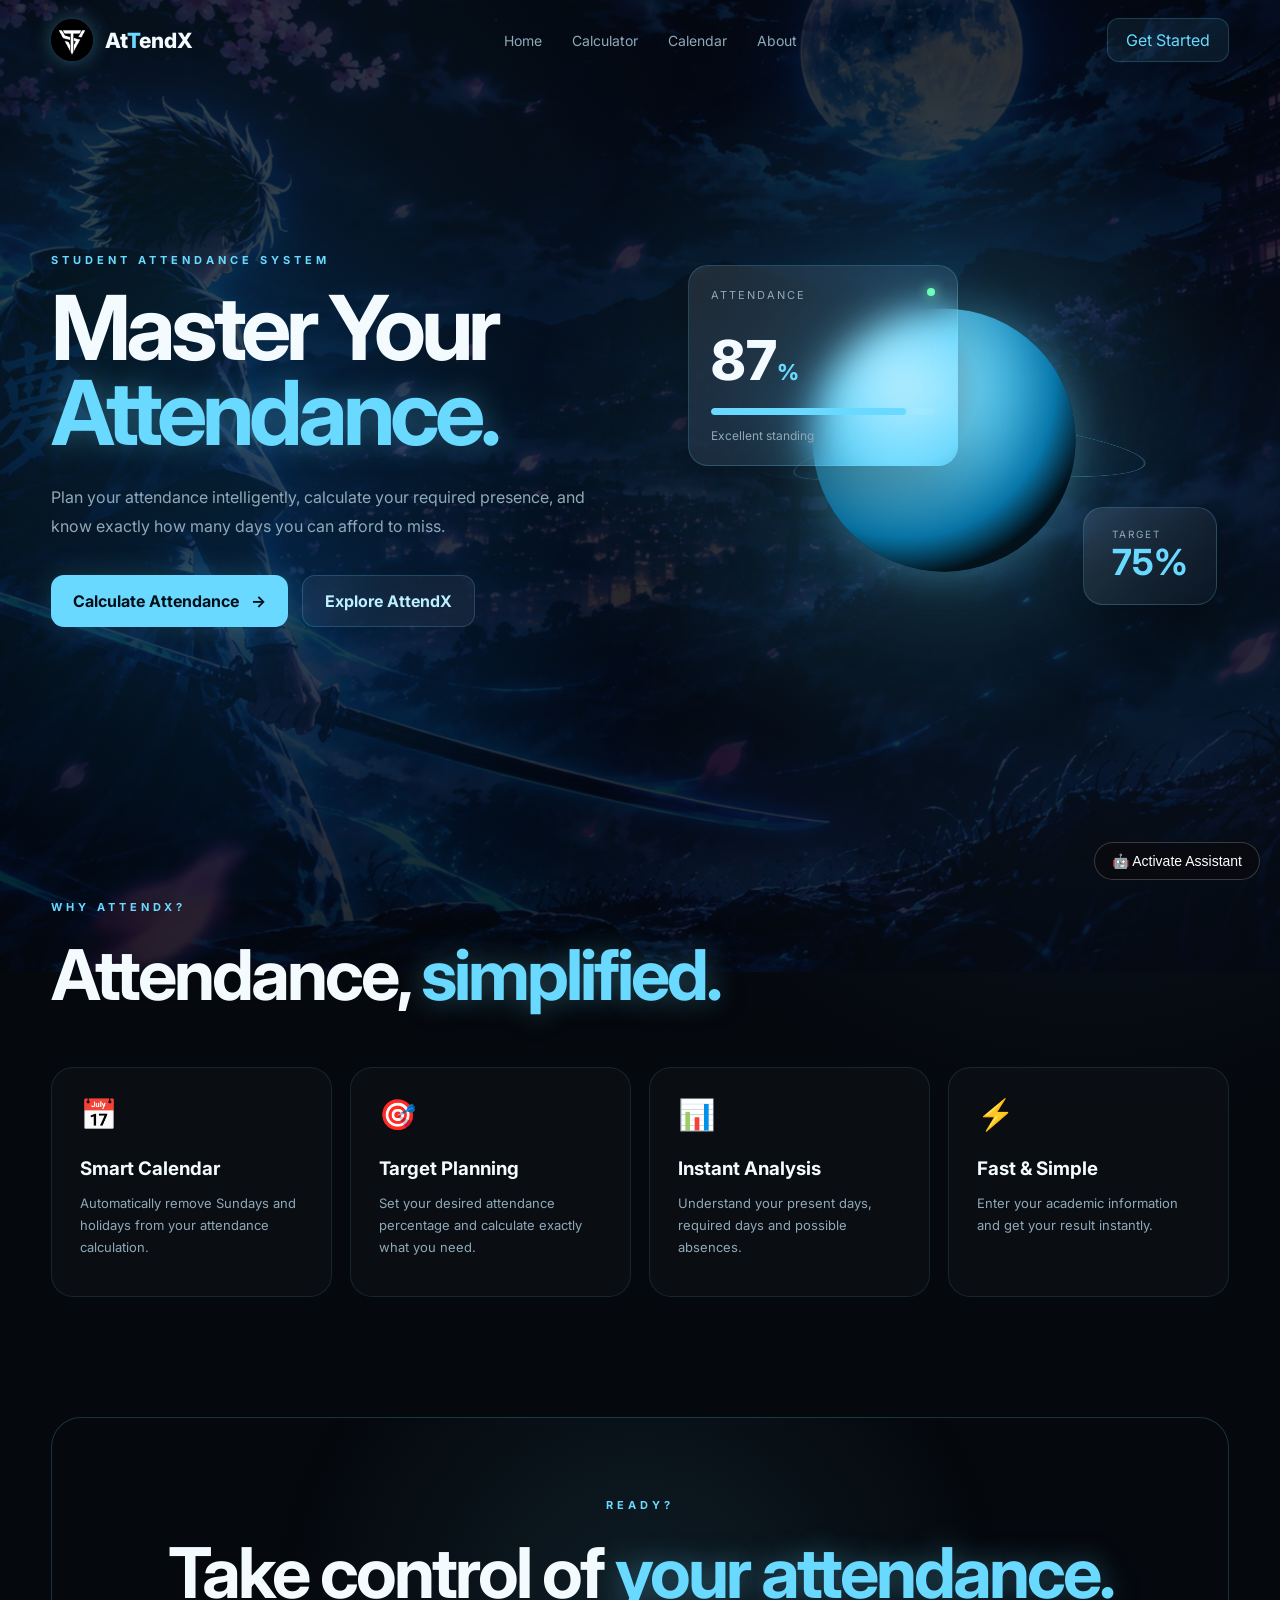
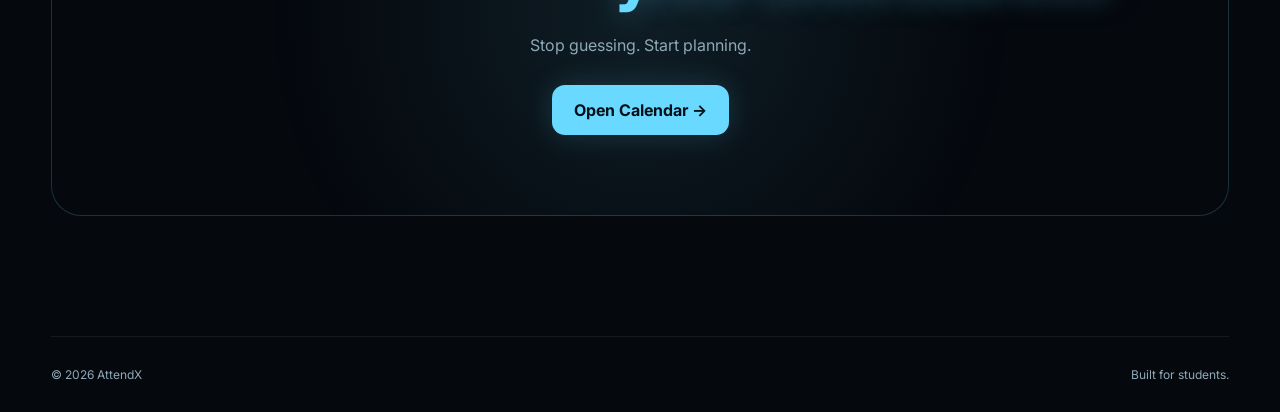
<file: index.html>
<!DOCTYPE html>
<html lang="en">
<head>
    <meta charset="UTF-8">
    <meta name="viewport" content="width=device-width, initial-scale=1.0">

    <title>AttendX | Master Your Attendance</title>

    <link rel="icon" type="image/png" href="assets/logo.png">
    <link rel="stylesheet" href="css/style.css">

    <meta name="description"
          content="AttendX - Smart attendance planning for students.">
</head>

<body class="home-page">

    <div id="particles"></div>

    <header class="navbar">

        <a href="index.html" class="brand">

<img src="assets/logo.png">

<span>
At<span>T</span>endX
</span>

</a>



        <nav>
            <a href="index.html">Home</a>
            <a href="calculator.html">Calculator</a>
            <a href="calendar.html">Calendar</a>
            <a href="about.html">About</a>
        </nav>

        <a href="login.html" class="nav-button">
            Get Started
        </a>

    </header>


    <main>

        <section class="hero">

            <div class="hero-content">

                <p class="eyebrow">
                    STUDENT ATTENDANCE SYSTEM
                </p>

                <h1>
                    Master Your
                    <span>Attendance.</span>
                </h1>

                <p class="hero-text">
                    Plan your attendance intelligently, calculate
                    your required presence, and know exactly how
                    many days you can afford to miss.
                </p>

                <div class="hero-buttons">

                    <a href="calculator.html" class="primary-btn">
                        Calculate Attendance
                        <span>→</span>
                    </a>

                    <a href="about.html" class="secondary-btn">
                        Explore AttendX
                    </a>

                </div>

            </div>


            <div class="hero-visual">

                <div class="energy-ring ring-one"></div>
                <div class="energy-ring ring-two"></div>

                <div class="floating-card attendance-card">

                    <div class="card-top">
                        <span>ATTENDANCE</span>
                        <span class="status-dot"></span>
                    </div>

                    <div class="percentage">
                        87<span>%</span>
                    </div>

                    <div class="progress">
                        <div style="width:87%"></div>
                    </div>

                    <p>Excellent standing</p>

                </div>

                <div class="floating-card target-card">

                    <span>TARGET</span>
                    <strong>75%</strong>

                </div>

                <div class="orb"></div>

            </div>

        </section>


        <section class="features">

            <div class="section-heading">

                <p class="eyebrow">WHY ATTENDX?</p>

                <h2>
                    Attendance,
                    <span>simplified.</span>
                </h2>

            </div>


            <div class="feature-grid">

                <div class="feature-card">

                    <div class="feature-icon">📅</div>

                    <h3>Smart Calendar</h3>

                    <p>
                        Automatically remove Sundays and
                        holidays from your attendance calculation.
                    </p>

                </div>


                <div class="feature-card">

                    <div class="feature-icon">🎯</div>

                    <h3>Target Planning</h3>

                    <p>
                        Set your desired attendance percentage
                        and calculate exactly what you need.
                    </p>

                </div>


                <div class="feature-card">

                    <div class="feature-icon">📊</div>

                    <h3>Instant Analysis</h3>

                    <p>
                        Understand your present days,
                        required days and possible absences.
                    </p>

                </div>


                <div class="feature-card">

                    <div class="feature-icon">⚡</div>

                    <h3>Fast & Simple</h3>

                    <p>
                        Enter your academic information and
                        get your result instantly.
                    </p>

                </div>

            </div>

        </section>


        <section class="cta-section">

            <div>

                <p class="eyebrow">READY?</p>

                <h2>
                    Take control of
                    <span>your attendance.</span>
                </h2>

                <p>
                    Stop guessing. Start planning.
                </p>

                <a href="calendar.html" class="primary-btn">
                    Open Calendar →
                </a>

            </div>

        </section>

    </main>


    <footer>

        <div>
            © 2026 AttendX
        </div>

        <div>
            Built for students.
        </div>

    </footer>


    <script src="js/app.js"></script>

<!-- Attendx AI Welcome Voice -->
<audio id="jarvisWelcome" preload="auto">
    <source src="assets/jarvis-welcome.mp3" type="audio/mpeg">
</audio>

<!-- Activate Assistant Button -->
<button id="assistantButton">
    🤖 Activate Assistant
</button>

<style>
    #assistantButton {
        position: fixed;
        bottom: 20px;
        right: 20px;
        z-index: 9999;

        padding: 10px 17px;
        border: 1px solid rgba(255,255,255,0.2);
        border-radius: 25px;

        background: rgba(10,10,15,0.75);
        color: white;

        font-size: 14px;
        cursor: pointer;

        backdrop-filter: blur(10px);

        transition: 0.2s ease;
    }

    #assistantButton:hover {
        transform: scale(1.04);
        background: rgba(30,30,40,0.9);
    }

    /* Hidden after successful playback */
    #assistantButton.hidden {
        display: none;
    }
</style>

<script>
    const welcomeVoice = document.getElementById("jarvisWelcome");
    const assistantButton = document.getElementById("assistantButton");

    // Keep the voice comfortable, not too loud
    welcomeVoice.volume = 0.65;

    // Try to automatically play when Attendx opens
    window.addEventListener("load", () => {

        welcomeVoice.play()
            .then(() => {
                // Autoplay worked
                assistantButton.classList.add("hidden");
            })
            .catch(() => {
                // Browser blocked autoplay
                assistantButton.textContent = "🤖 Activate Assistant";
            });

    });

    // Play when the visitor clicks the button
    assistantButton.addEventListener("click", () => {

        welcomeVoice.currentTime = 0;

        welcomeVoice.play()
            .then(() => {
                assistantButton.classList.add("hidden");
            })
            .catch(() => {
                assistantButton.textContent = "🔊 Try Again";
            });

    });

    // Show button again if the audio fails
    welcomeVoice.addEventListener("error", () => {
        assistantButton.textContent = "⚠️ Voice unavailable";
    });
</script>
<audio id="jarvisWelcome" autoplay preload="auto">
    <source src="./assets/jarvis-welcome.mp3" type="audio/mpeg">
</audio>

<script>
    window.addEventListener("load", () => {
        const voice = document.getElementById("jarvisWelcome");

        voice.volume = 0.65;

        voice.play().catch(error => {
            console.log("Autoplay blocked by browser:", error);
        });
    });
</script>
    
</body>
</html>
</file>
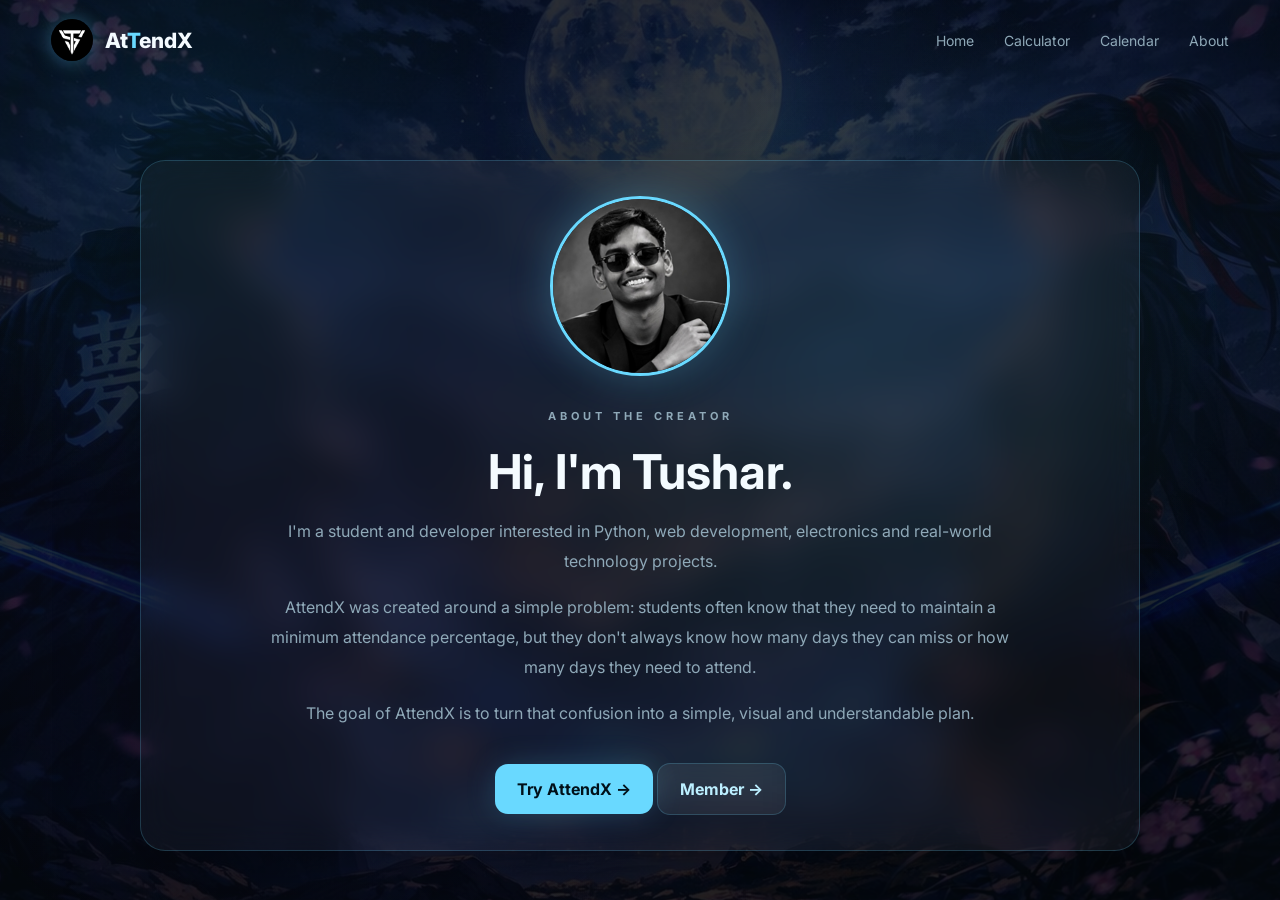
<file: about.html>
<!DOCTYPE html>
<html lang="en">

<head>

<meta charset="UTF-8">

<meta name="viewport"
content="width=device-width, initial-scale=1.0">

<title>About Me | AttendX</title>

<link rel="icon"
href="assets/logo.png">

<link rel="stylesheet"
href="css/style.css">

</head>


<body class="about-page">

<div id="particles"></div>


<header class="navbar">

<a href="index.html" class="brand">

<img src="assets/logo.png">

<span>
At<span>T</span>endX
</span>

</a>


<nav>

<a href="index.html">Home</a>

<a href="calculator.html">Calculator</a>

<a href="calendar.html">Calendar</a>

<a href="about.html">About</a>

</nav>

</header>


<main class="page">

<div class="panel">

<div class="about-content">

<img
class="about-photo"
src="assets/profile.jpg"
alt="My Photo">


<p class="eyebrow">
ABOUT THE CREATOR
</p>


<h1>
Hi, I'm <span>Tushar</span>.
</h1>


<p>
I'm a student and developer interested in
Python, web development, electronics and
real-world technology projects.
</p>


<p>
AttendX was created around a simple problem:
students often know that they need to maintain
a minimum attendance percentage, but they don't
always know how many days they can miss or how
many days they need to attend.
</p>


<p>
The goal of AttendX is to turn that confusion
into a simple, visual and understandable plan.
</p>


<br>

<div class="about-buttons">

    <a
    href="calculator.html"
    class="primary-btn">

        Try AttendX →

    </a>


    <a
    href="member.html"
    class="secondary-btn member-btn">

        Member →

    </a>

</div>

</div>

</div>

</main>


<script src="js/app.js"></script>

</body>

</html>
</file>
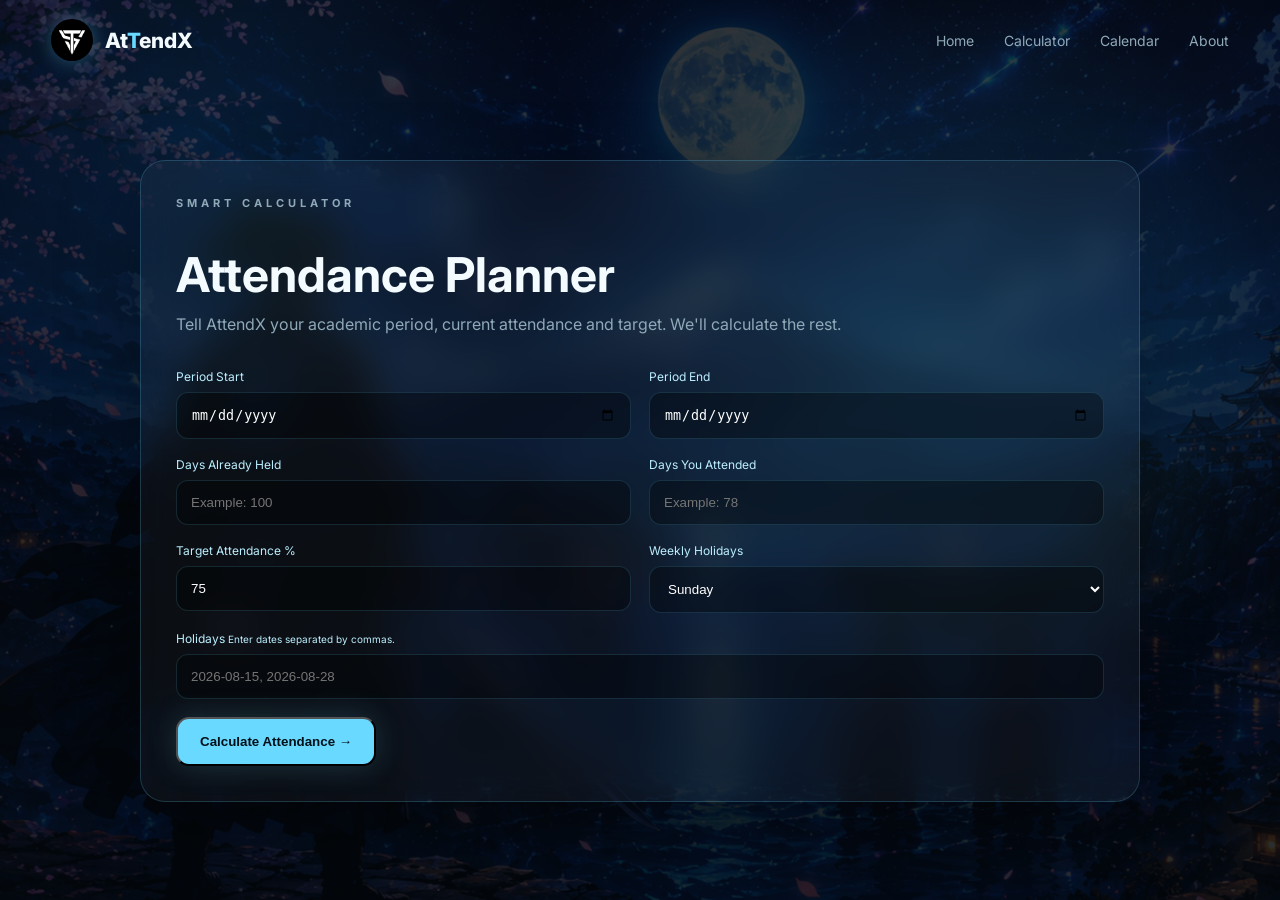
<file: calculator.html>
<!DOCTYPE html>
<html lang="en">

<head>

    <meta charset="UTF-8">

    <meta name="viewport"
          content="width=device-width, initial-scale=1.0">

    <title>Attendance Calculator | AttendX</title>

    <link rel="icon"
          href="assets/logo.png">

    <link rel="stylesheet"
          href="css/style.css">

</head>


<body class="calculator-page">

<div id="particles"></div>


<header class="navbar">

    <a href="index.html" class="brand">

        <img src="assets/logo.png">

        <span>
            At<span>T</span>endX
        </span>

    </a>


    <nav>

        <a href="index.html">Home</a>

        <a href="calculator.html">Calculator</a>

        <a href="calendar.html">Calendar</a>

        <a href="about.html">About</a>

    </nav>

</header>


<main class="page">

    <div class="panel">

        <p class="eyebrow">
            SMART CALCULATOR
        </p>

        <h1>
            Attendance Planner
        </h1>

        <p>
            Tell AttendX your academic period,
            current attendance and target.
            We'll calculate the rest.
        </p>


        <div class="form-grid">


            <div class="input-group">

                <label>Period Start</label>

                <input
                    type="date"
                    id="startDate">

            </div>


            <div class="input-group">

                <label>Period End</label>

                <input
                    type="date"
                    id="endDate">

            </div>


            <div class="input-group">

                <label>Days Already Held</label>

                <input
                    type="number"
                    id="heldDays"
                    min="0"
                    placeholder="Example: 100">

            </div>


            <div class="input-group">

                <label>Days You Attended</label>

                <input
                    type="number"
                    id="presentDays"
                    min="0"
                    placeholder="Example: 78">

            </div>


            <div class="input-group">

                <label>Target Attendance %</label>

                <input
                    type="number"
                    id="target"
                    min="1"
                    max="100"
                    value="75">

            </div>


            <div class="input-group">

                <label>Weekly Holidays</label>

                <select id="weeklyHoliday">

                    <option value="0">
                        Sunday
                    </option>

                    <option value="6">
                        Saturday + Sunday
                    </option>

                    <option value="none">
                        None
                    </option>

                </select>

            </div>


            <div class="input-group full">

                <label>
                    Holidays
                    <small>
                        Enter dates separated by commas.
                    </small>
                </label>

                <input
                    type="text"
                    id="holidays"
                    placeholder="2026-08-15, 2026-08-28">

            </div>


            <div class="full">

                <button
                    class="primary-btn"
                    onclick="calculateAttendance()">

                    Calculate Attendance →

                </button>

            </div>

        </div>


        <div
            id="results"
            style="display:none;">

            <div class="result-grid">

                <div class="result">

                    <small>Working Days</small>

                    <strong id="workingDays">0</strong>

                </div>


                <div class="result">

                    <small>Required Present</small>

                    <strong id="requiredPresent">0</strong>

                </div>


                <div class="result">

                    <small>Maximum Absence</small>

                    <strong id="maxAbsent">0</strong>

                </div>


                <div class="result">

                    <small>Projected %</small>

                    <strong id="projected">0%</strong>

                </div>

            </div>


            <div
                class="message"
                id="message">
            </div>

        </div>

    </div>

</main>


<script src="js/app.js"></script>

<script src="js/calculator.js"></script>

</body>

</html>
</file>
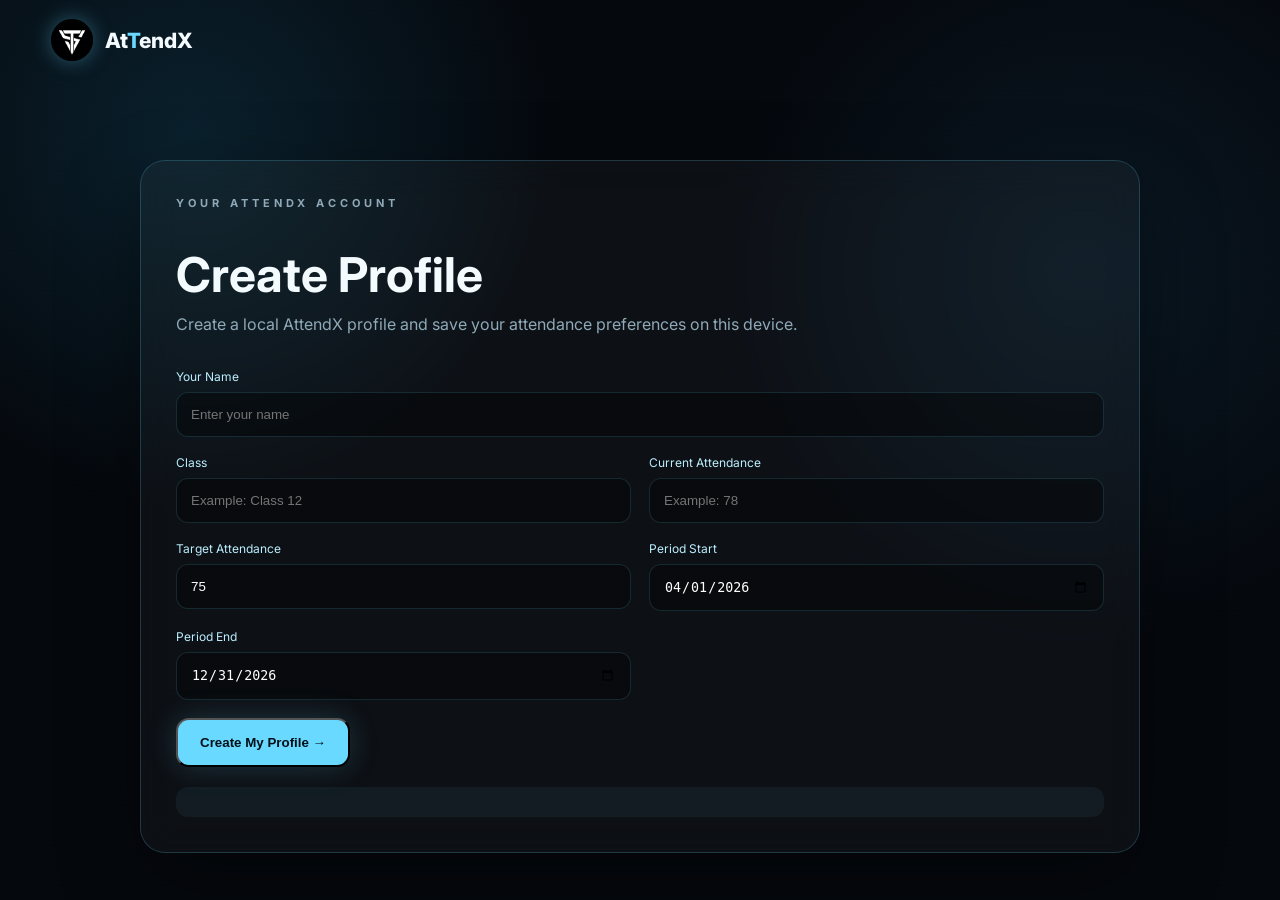
<file: calendar.html>
<!DOCTYPE html>
<html lang="en">

<head>
    <meta charset="UTF-8">

    <meta
        name="viewport"
        content="width=device-width, initial-scale=1.0"
    >

    <title>Calendar | AttendX</title>

    <link
        rel="icon"
        type="image/png"
        href="assets/logo.png"
    >

    <link
        rel="stylesheet"
        href="css/style.css"
    >
</head>


<body class="calendar-page">

    <!-- PARTICLES -->
    <div id="particles"></div>


    <!-- =====================================================
         NAVBAR
         ===================================================== -->

    <header class="navbar">

        <a
            href="index.html"
            class="brand"
        >

            <img
                src="assets/logo.png"
                alt="AttendX"
            >

            <span>
                At<span>T</span>endX
            </span>

        </a>


        <nav>

            <a href="index.html">
                Home
            </a>

            <a href="calculator.html">
                Calculator
            </a>

            <a
                href="calendar.html"
                class="active"
            >
                Calendar
            </a>

            <a href="about.html">
                About
            </a>

        </nav>

    </header>


    <!-- =====================================================
         MAIN CALENDAR
         ===================================================== -->

    <main class="calendar-container">


        <!-- =================================================
             PROFILE HEADER
             ================================================= -->

        <section class="calendar-profile">

            <button
                class="profile-avatar-button"
                id="editProfileButton"
                type="button"
                title="Edit Profile"
            >

                <img
                    id="calendarAvatar"
                    src="assets/avatars/avatar1.png"
                    alt="Profile"
                >

            </button>


            <div class="calendar-profile-info">

                <p class="eyebrow">
                    ATTENDX STUDENT
                </p>

                <h1 id="calendarName">
                    Student
                </h1>

                <p id="calendarClass">
                    Class
                </p>

            </div>


            <div class="calendar-target">

                <span>
                    TARGET
                </span>

                <strong id="calendarTarget">
                    75%
                </strong>

            </div>

        </section>



        <!-- =================================================
             ACADEMIC PERIOD
             ================================================= -->

        <section class="calendar-period">

            <div>

                <span>
                    ACADEMIC PERIOD
                </span>

                <strong id="calendarPeriod">
                    01/04/2026 — 31/12/2026
                </strong>

            </div>


            <button
                id="editPeriodButton"
                class="calendar-edit-btn"
                type="button"
            >
                Edit Profile
            </button>

        </section>



        <!-- =================================================
             MONTHS
             ================================================= -->

        <section
            id="monthsContainer"
            class="months-container"
        ></section>



        <!-- =================================================
             ATTENDANCE SUMMARY
             ================================================= -->

        <section class="attendance-summary">

            <div class="summary-title">

                <p class="eyebrow">
                    ATTENDANCE SUMMARY
                </p>

                <h2>
                    Your <span>Progress</span>
                </h2>

            </div>


            <div class="summary-grid">


                <!-- PRESENT -->

                <div class="summary-card">

                    <span>
                        PRESENT
                    </span>

                    <strong id="presentCount">
                        0
                    </strong>

                </div>


                <!-- ABSENT -->

                <div class="summary-card">

                    <span>
                        ABSENT
                    </span>

                    <strong id="absentCount">
                        0
                    </strong>

                </div>


                <!-- HOLIDAY -->

                <div class="summary-card">

                    <span>
                        HOLIDAY
                    </span>

                    <strong id="holidayCount">
                        0
                    </strong>

                </div>


                <!-- ATTENDANCE -->

                <div class="summary-card percentage-card">

                    <span>
                        ATTENDANCE
                    </span>

                    <strong id="currentPercentage">
                        0%
                    </strong>

                </div>

            </div>

        </section>

    </main>



    <!-- =====================================================
         DATE ATTENDANCE MENU
         ===================================================== -->

    <div
        id="dateMenu"
        class="date-menu"
    >

        <div class="date-menu-box">


            <!-- CLOSE -->

            <button
                class="close-date-menu"
                id="closeDateMenu"
                type="button"
                aria-label="Close"
            >
                ×
            </button>


            <p class="eyebrow">
                MARK ATTENDANCE
            </p>


            <h3 id="selectedDateText">
                Select Date
            </h3>


            <!-- =================================================
                 ATTENDANCE OPTIONS
                 ================================================= -->

            <div class="attendance-options">


                <!-- PRESENT -->

                <button
                    class="attendance-option present-option"
                    data-status="present"
                    type="button"
                >

                    <span>
                        ×
                    </span>

                    Present

                </button>



                <!-- ABSENT -->

                <button
                    class="attendance-option absent-option"
                    data-status="absent"
                    type="button"
                >

                    <span>
                        ×
                    </span>

                    Absent

                </button>



                <!-- HOLIDAY -->

                <button
                    class="attendance-option holiday-option"
                    data-status="holiday"
                    type="button"
                >

                    <span>
                        ×
                    </span>

                    Holiday

                </button>



                <!-- NONE / CLEAR -->

                <button
                    class="attendance-option none-option"
                    data-status="none"
                    type="button"
                >

                    <span>
                        ↺
                    </span>

                    None

                </button>

            </div>

        </div>

    </div>



    <!-- =====================================================
         JAVASCRIPT
         ===================================================== -->

    <script src="js/app.js"></script>

    <script src="js/calendar.js"></script>

</body>

</html>
</file>
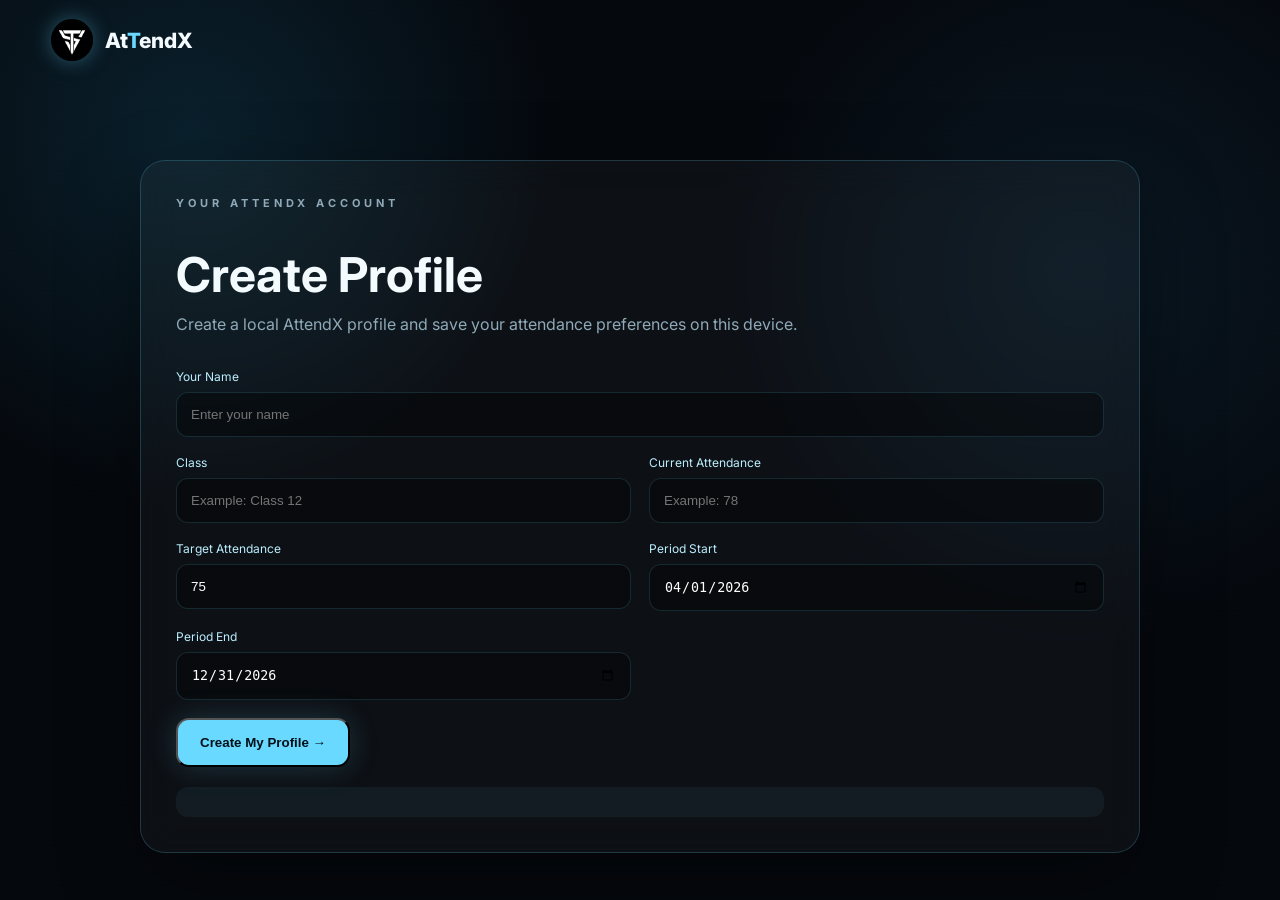
<file: login.html>
<!DOCTYPE html>
<html lang="en">

<head>

<meta charset="UTF-8">

<meta name="viewport"
content="width=device-width, initial-scale=1.0">

<title>Account | AttendX</title>

<link rel="icon"
href="assets/logo.png">

<link rel="stylesheet"
href="css/style.css">

</head>


<body>

<div id="particles"></div>


<header class="navbar">

<a href="index.html" class="brand">

<img src="assets/logo.png">

<span>
At<span>T</span>endX
</span>

</a>

</header>


<main class="page">

<div class="panel">

<p class="eyebrow">
YOUR ATTENDX ACCOUNT
</p>

<h1>
Create Profile
</h1>

<p>
Create a local AttendX profile and save
your attendance preferences on this device.
</p>


<div class="form-grid">


<!-- NAME -->

<div class="input-group full">

<label>Your Name</label>

<input
id="username"
type="text"
placeholder="Enter your name">

</div>


<!-- CLASS -->

<div class="input-group">

<label>Class</label>

<input
id="className"
type="text"
placeholder="Example: Class 12">

</div>


<!-- CURRENT ATTENDANCE -->

<div class="input-group">

<label>Current Attendance</label>

<input
id="currentAttendance"
type="number"
placeholder="Example: 78"
min="0"
max="100">

</div>


<!-- TARGET ATTENDANCE -->

<div class="input-group">

<label>Target Attendance</label>

<input
id="targetAttendance"
type="number"
value="75"
min="1"
max="100">

</div>


<!-- START DATE -->

<div class="input-group">

<label>Period Start</label>

<input
id="startDate"
type="date"
value="2026-04-01">

</div>


<!-- END DATE -->

<div class="input-group">

<label>Period End</label>

<input
id="endDate"
type="date"
value="2026-12-31">

</div>


<!-- BUTTON -->

<div class="full">

<button
class="primary-btn"
onclick="createAccount()">

Create My Profile →

</button>

</div>


</div>


<div
id="accountMessage"
class="message">
</div>

</div>

</main>


<script src="js/app.js"></script>

<script src="js/login.js"></script>

</body>

</html>
</file>
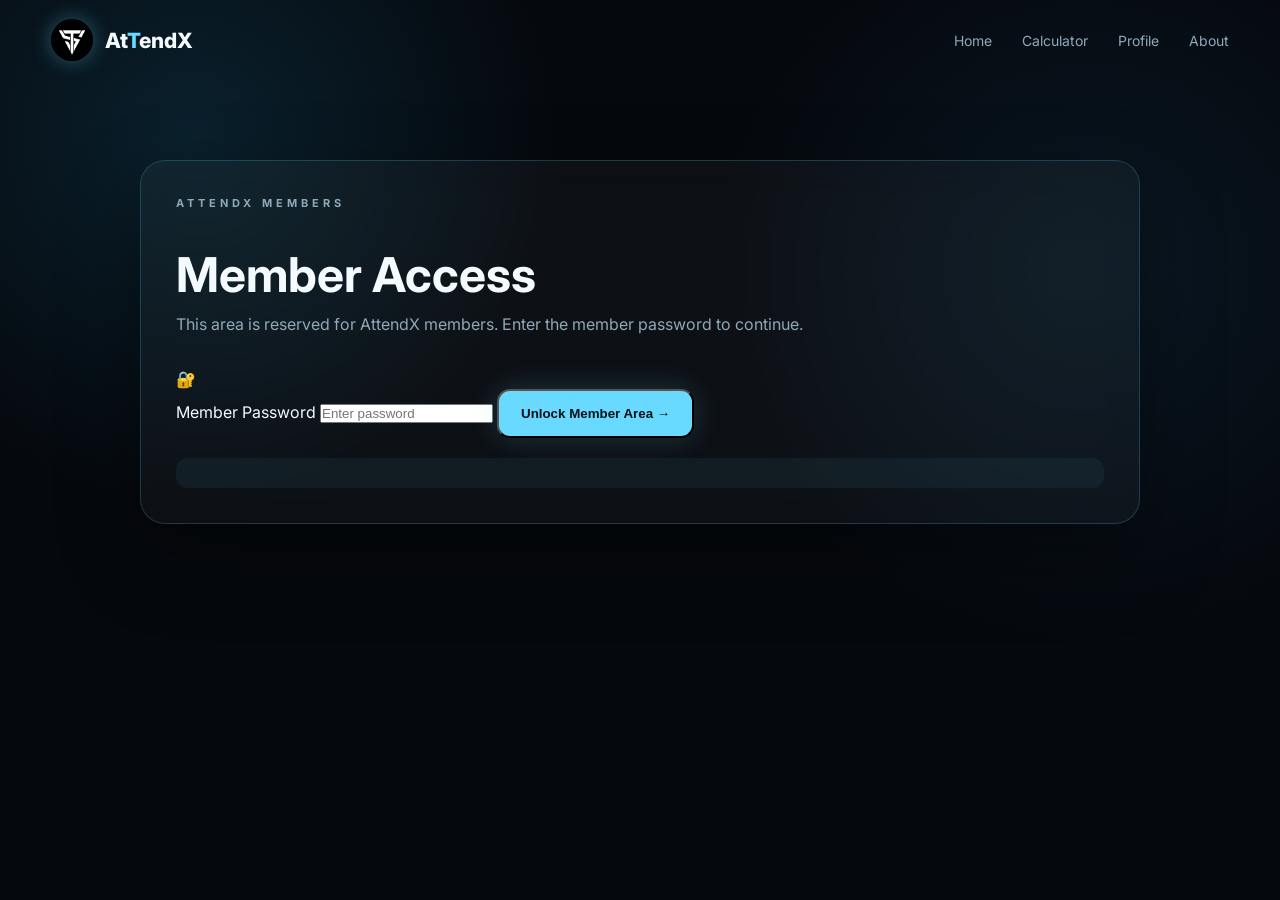
<file: member.html>
<!DOCTYPE html>
<html lang="en">

<head>

<meta charset="UTF-8">

<meta name="viewport"
content="width=device-width, initial-scale=1.0">

<title>Member Access | AttendX</title>

<link rel="icon"
href="assets/logo.png">

<link rel="stylesheet"
href="css/style.css">

</head>


<body>

<div id="particles"></div>


<header class="navbar">

<a href="index.html" class="brand">

<img src="assets/logo.png">

<span>
At<span>T</span>endX
</span>

</a>


<nav>

<a href="index.html">Home</a>

<a href="calculator.html">Calculator</a>

<a href="profile.html">Profile</a>

<a href="about.html">About</a>

</nav>

</header>


<main class="page">

<div class="panel member-panel">

<p class="eyebrow">
ATTENDX MEMBERS
</p>


<h1>
Member <span>Access</span>
</h1>


<p>
This area is reserved for AttendX members.
Enter the member password to continue.
</p>


<div class="member-lock">

<div class="lock-icon">
🔐
</div>


<label for="memberPassword">
Member Password
</label>


<input
id="memberPassword"
type="password"
placeholder="Enter password"
autocomplete="off"
>


<button
class="primary-btn"
onclick="checkMemberPassword()">

Unlock Member Area →

</button>


<p
id="memberMessage"
class="message">
</p>

</div>

</div>

</main>


<script src="js/app.js"></script>

<script src="js/member.js"></script>

</body>

</html>
</file>
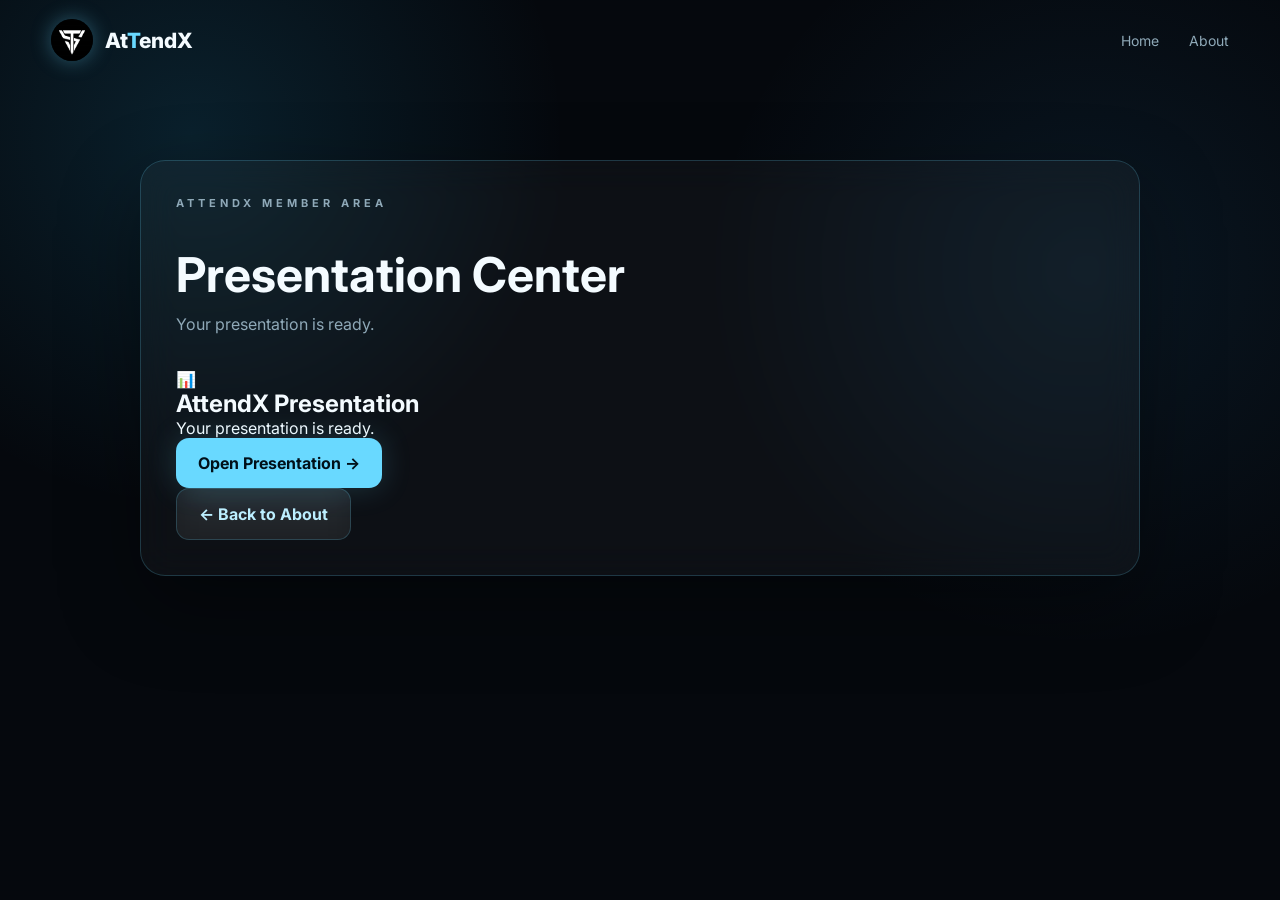
<file: presentation.html>
<!DOCTYPE html>
<html lang="en">

<head>

<meta charset="UTF-8">

<meta name="viewport"
content="width=device-width, initial-scale=1.0">

<title>Presentation | AttendX</title>

<link rel="icon"
href="assets/logo.png">

<link rel="stylesheet"
href="css/style.css">

</head>


<body>

<div id="particles"></div>


<header class="navbar">

<a href="index.html" class="brand">

<img src="assets/logo.png">

<span>
At<span>T</span>endX
</span>

</a>


<nav>

<a href="index.html">Home</a>

<a href="about.html">About</a>

</nav>

</header>


<main class="page">

<div class="panel presentation-panel">

<p class="eyebrow">
ATTENDX MEMBER AREA
</p>


<h1>
Presentation <span>Center</span>
</h1>


<p>
Your presentation is ready.
</p>


<div class="presentation-box">

    <div class="presentation-icon">
        📊
    </div>

    <h2>
        AttendX Presentation
    </h2>

    <p>
        Your presentation is ready.
    </p>

    <a
        href="assets/AttendX-Presentation.pptx"
        class="primary-btn"
        target="_blank">

        Open Presentation →

    </a>

</div>

<a
href="about.html"
class="secondary-btn">

← Back to About

</a>

</div>

</main>


<script src="js/app.js"></script>

</body>

</html>
</file>
<file: css/style.css>
@import url('https://fonts.googleapis.com/css2?family=Inter:wght@400;500;600;700;800&display=swap');


:root {

    --black: #05080d;
    --black-2: #09121d;

    --sky: #69d9ff;
    --sky-light: #bcefff;
    --blue: #168dcc;

    --white: #f4fbff;
    --muted: #8fa9b8;

    --glass: rgba(255,255,255,0.055);
    --border: rgba(105,217,255,0.20);

}


* {
    margin: 0;
    padding: 0;
    box-sizing: border-box;
}


html {
    scroll-behavior: smooth;
}


body {

    font-family: 'Inter', sans-serif;

    background:
        radial-gradient(circle at 15% 15%, rgba(41,180,235,.14), transparent 28%),
        radial-gradient(circle at 85% 30%, rgba(55,160,230,.10), transparent 30%),
        var(--black);

    color: var(--white);

    min-height: 100vh;

    overflow-x: hidden;

}


body::before {

    content: "";

    position: fixed;

    inset: 0;

    pointer-events: none;

    background:
        linear-gradient(
            rgba(105,217,255,.02) 1px,
            transparent 1px
        );

    background-size: 100% 5px;

    z-index: 100;

    opacity: .25;

}


a {
    color: inherit;
    text-decoration: none;
}


/* PARTICLES */

#particles {

    position: fixed;

    inset: 0;

    pointer-events: none;

    overflow: hidden;

    z-index: 0;

}


.particle {

    position: absolute;

    width: 3px;
    height: 3px;

    background: var(--sky);

    border-radius: 50%;

    box-shadow: 0 0 12px var(--sky);

    animation: floatParticle linear infinite;

}


@keyframes floatParticle {

    from {
        transform: translateY(110vh);
        opacity: 0;
    }

    20% {
        opacity: .8;
    }

    80% {
        opacity: .7;
    }

    to {
        transform: translateY(-20vh);
        opacity: 0;
    }

}


/* NAVBAR */

.navbar {

    position: relative;

    z-index: 20;

    width: min(1200px, 92%);

    margin: auto;

    height: 80px;

    display: flex;

    align-items: center;

    justify-content: space-between;

}


.brand {

    display: flex;

    align-items: center;

    gap: 12px;

    font-weight: 800;

    font-size: 21px;

}


.brand img {

    width: 42px;
    height: 42px;

    border-radius: 50%;

    object-fit: cover;

    box-shadow:
        0 0 20px rgba(105,217,255,.35);

}


.brand span span {
    color: var(--sky);
}


.navbar nav {

    display: flex;

    gap: 30px;

}


.navbar nav a {

    color: var(--muted);

    font-size: 14px;

    transition: .3s;

}


.navbar nav a:hover {

    color: var(--sky);

    text-shadow:
        0 0 12px rgba(105,217,255,.5);

}


.nav-button {

    border: 1px solid var(--border);

    padding: 11px 18px;

    border-radius: 12px;

    background: rgba(105,217,255,.08);

    color: var(--sky);

    transition: .3s;

}


.nav-button:hover {

    background: var(--sky);

    color: var(--black);

    transform: translateY(-2px);

}


/* HERO */

.hero {

    position: relative;

    z-index: 2;

    width: min(1200px, 92%);

    min-height: 720px;

    margin: auto;

    display: grid;

    grid-template-columns: 1fr 1fr;

    align-items: center;

    gap: 40px;

}


.eyebrow {

    color: var(--sky);

    letter-spacing: 4px;

    font-size: 11px;

    font-weight: 700;

    margin-bottom: 18px;

}


.hero h1 {

    font-size: clamp(50px, 7vw, 92px);

    line-height: .95;

    letter-spacing: -5px;

    max-width: 720px;

}


.hero h1 span,
h2 span {

    color: var(--sky);

    text-shadow:
        0 0 30px rgba(105,217,255,.35);

}


.hero-text {

    margin-top: 28px;

    max-width: 580px;

    line-height: 1.8;

    color: var(--muted);

    font-size: 16px;

}


.hero-buttons {

    display: flex;

    gap: 14px;

    margin-top: 35px;

    flex-wrap: wrap;

}


.primary-btn,
.secondary-btn {

    display: inline-flex;

    align-items: center;

    gap: 12px;

    padding: 15px 22px;

    border-radius: 13px;

    font-weight: 700;

    transition: .3s;

}


.primary-btn {

    color: #001019;

    background: var(--sky);

    box-shadow:
        0 0 30px rgba(105,217,255,.18);

}


.primary-btn:hover {

    transform: translateY(-4px) scale(1.02);

    box-shadow:
        0 10px 35px rgba(105,217,255,.28);

}


.secondary-btn {

    border: 1px solid var(--border);

    color: var(--sky-light);

    background: var(--glass);

    backdrop-filter: blur(15px);

}


.secondary-btn:hover {

    transform: translateY(-4px);

    border-color: var(--sky);

}


/* HERO VISUAL */

.hero-visual {

    position: relative;

    height: 550px;

    perspective: 1000px;

}


.orb {

    position: absolute;

    width: 250px;
    height: 250px;

    border-radius: 50%;

    top: 50%;
    left: 50%;

    transform:
        translate(-50%, -50%)
        translateZ(50px);

    background:
        radial-gradient(
            circle at 35% 30%,
            var(--sky-light),
            var(--sky) 30%,
            #0877aa 60%,
            #03121b 75%
        );

    box-shadow:

        0 0 40px rgba(105,217,255,.35),
        0 0 120px rgba(105,217,255,.18);

    animation: orbFloat 5s ease-in-out infinite;

}


@keyframes orbFloat {

    0%,100% {
        transform:
            translate(-50%, -50%)
            rotateX(0deg)
            translateY(0);
    }

    50% {
        transform:
            translate(-50%, -50%)
            rotateX(15deg)
            translateY(-20px);
    }

}


.energy-ring {

    position: absolute;

    top: 50%;
    left: 50%;

    border: 1px solid rgba(105,217,255,.4);

    border-radius: 50%;

    transform-style: preserve-3d;

}


.ring-one {

    width: 400px;
    height: 150px;

    transform:
        translate(-50%, -50%)
        rotateX(70deg)
        rotateZ(20deg);

    animation: ringSpin 8s linear infinite;

}


.ring-two {

    width: 330px;
    height: 110px;

    transform:
        translate(-50%, -50%)
        rotateX(70deg)
        rotateZ(-35deg);

    animation: ringSpinReverse 6s linear infinite;

}


@keyframes ringSpin {

    to {
        transform:
            translate(-50%, -50%)
            rotateX(70deg)
            rotateZ(380deg);
    }

}


@keyframes ringSpinReverse {

    to {
        transform:
            translate(-50%, -50%)
            rotateX(70deg)
            rotateZ(-395deg);
    }

}


/* FLOATING CARDS */

.floating-card {

    position: absolute;

    z-index: 5;

    background:
        linear-gradient(
            135deg,
            rgba(255,255,255,.10),
            rgba(255,255,255,.025)
        );

    border: 1px solid var(--border);

    backdrop-filter: blur(18px);

    border-radius: 20px;

    box-shadow:
        0 30px 70px rgba(0,0,0,.4);

}


.attendance-card {

    width: 270px;

    padding: 22px;

    top: 100px;
    left: 5%;

    animation: cardFloat 5s ease-in-out infinite;

}


.target-card {

    right: 2%;
    bottom: 110px;

    padding: 20px 28px;

    animation: cardFloat 4s ease-in-out infinite reverse;

}


@keyframes cardFloat {

    0%,100% {
        transform: translateY(0) rotateY(-5deg);
    }

    50% {
        transform: translateY(-18px) rotateY(5deg);
    }

}


.card-top {

    display: flex;

    justify-content: space-between;

    color: var(--muted);

    font-size: 11px;

    letter-spacing: 2px;

}


.status-dot {

    width: 8px;
    height: 8px;

    background: #6dffba;

    border-radius: 50%;

    box-shadow:
        0 0 12px #6dffba;

}


.percentage {

    margin: 25px 0 15px;

    font-size: 55px;

    font-weight: 800;

}


.percentage span {

    font-size: 22px;

    color: var(--sky);

}


.progress {

    height: 7px;

    background: rgba(255,255,255,.08);

    border-radius: 20px;

    overflow: hidden;

}


.progress div {

    height: 100%;

    background: var(--sky);

    box-shadow:
        0 0 15px var(--sky);

    border-radius: inherit;

}


.attendance-card p {

    margin-top: 13px;

    color: var(--muted);

    font-size: 12px;

}


.target-card span {

    display: block;

    font-size: 10px;

    color: var(--muted);

    letter-spacing: 2px;

}


.target-card strong {

    font-size: 36px;

    color: var(--sky);

}


/* FEATURES */

.features {

    position: relative;

    z-index: 2;

    width: min(1200px, 92%);

    margin: 100px auto;

}


.section-heading h2 {

    font-size: clamp(40px, 6vw, 70px);

    letter-spacing: -3px;

}


.feature-grid {

    margin-top: 50px;

    display: grid;

    grid-template-columns: repeat(4,1fr);

    gap: 18px;

}


.feature-card {

    padding: 28px;

    min-height: 230px;

    border: 1px solid rgba(105,217,255,.12);

    background: rgba(255,255,255,.025);

    border-radius: 22px;

    transition: .4s;

    transform-style: preserve-3d;

}


.feature-card:hover {

    transform:
        translateY(-10px)
        rotateX(5deg)
        rotateY(-4deg);

    border-color: rgba(105,217,255,.45);

    box-shadow:
        0 20px 50px rgba(0,0,0,.35),
        0 0 30px rgba(105,217,255,.08);

}


.feature-icon {

    font-size: 30px;

    margin-bottom: 25px;

}


.feature-card h3 {

    margin-bottom: 12px;

}


.feature-card p {

    color: var(--muted);

    line-height: 1.7;

    font-size: 13px;

}


/* CTA */

.cta-section {

    position: relative;

    z-index: 2;

    width: min(1200px, 92%);

    margin: 120px auto;

    padding: 80px 50px;

    text-align: center;

    border: 1px solid var(--border);

    border-radius: 30px;

    background:
        radial-gradient(
            circle,
            rgba(105,217,255,.10),
            transparent 60%
        );

}


.cta-section h2 {

    font-size: clamp(40px, 6vw, 70px);

    letter-spacing: -3px;

}


.cta-section p:not(.eyebrow) {

    color: var(--muted);

    margin: 20px 0 30px;

}


/* FOOTER */

footer {

    position: relative;

    z-index: 5;

    width: min(1200px, 92%);

    margin: 0 auto;

    padding: 30px 0;

    display: flex;

    justify-content: space-between;

    border-top: 1px solid rgba(255,255,255,.07);

    color: var(--muted);

    font-size: 12px;

}


/* FORM */

.page {

    width: min(1000px,92%);

    margin: 80px auto;

    position: relative;

    z-index: 2;

}


.panel {

    padding: 35px;

    border-radius: 25px;

    border: 1px solid var(--border);

    background: rgba(255,255,255,.035);

    backdrop-filter: blur(18px);

    box-shadow:
        0 30px 80px rgba(0,0,0,.35);

}


.panel h1 {

    font-size: 48px;

    margin-bottom: 10px;

}


.panel > p {

    color: var(--muted);

    margin-bottom: 35px;

}


.form-grid {

    display: grid;

    grid-template-columns: repeat(2,1fr);

    gap: 18px;

}


.input-group {

    display: flex;

    flex-direction: column;

    gap: 8px;

}


.input-group label {

    font-size: 12px;

    color: var(--sky-light);

}


.input-group input,
.input-group select {

    width: 100%;

    padding: 14px;

    border-radius: 12px;

    border: 1px solid rgba(105,217,255,.15);

    background: rgba(0,0,0,.35);

    color: white;

    outline: none;

}


.input-group input:focus,
.input-group select:focus {

    border-color: var(--sky);

    box-shadow:
        0 0 15px rgba(105,217,255,.12);

}


.full {

    grid-column: 1 / -1;

}


.result-grid {

    margin-top: 30px;

    display: grid;

    grid-template-columns: repeat(4,1fr);

    gap: 15px;

}


.result {

    padding: 20px;

    border-radius: 16px;

    background: rgba(105,217,255,.05);

    border: 1px solid rgba(105,217,255,.12);

}


.result small {

    display: block;

    color: var(--muted);

    margin-bottom: 8px;

}


.result strong {

    font-size: 28px;

    color: var(--sky);

}


.message {

    margin-top: 20px;

    padding: 15px;

    border-radius: 12px;

    background: rgba(105,217,255,.06);

    color: var(--sky-light);

}


/* PROFILE */

.profile-header {

    display: flex;

    align-items: center;

    gap: 25px;

    margin-bottom: 30px;

}


.profile-photo {

    width: 110px;
    height: 110px;

    border-radius: 50%;

    object-fit: cover;

    border: 2px solid var(--sky);

    box-shadow:
        0 0 30px rgba(105,217,255,.25);

}


.avatar-grid {

    display: flex;

    gap: 15px;

    flex-wrap: wrap;

    margin-top: 20px;

}


.avatar-choice {

    width: 65px;
    height: 65px;

    border-radius: 50%;

    object-fit: cover;

    border: 2px solid transparent;

    cursor: pointer;

    transition: .3s;

}


.avatar-choice:hover {

    border-color: var(--sky);

    transform: scale(1.08);

}


/* ABOUT */

.about-photo {

    display: block;

    width: 180px;
    height: 180px;

    object-fit: cover;

    border-radius: 50%;

    margin: 0 auto 30px;

    border: 3px solid var(--sky);

    box-shadow:
        0 0 40px rgba(105,217,255,.25);

}


.about-content {

    text-align: center;

    max-width: 750px;

    margin: auto;

}


.about-content p {

    color: var(--muted);

    line-height: 1.9;

    margin: 15px 0;

}


/* MOBILE */

@media(max-width:900px) {

    .hero {

        grid-template-columns: 1fr;

        padding-top: 50px;

    }

    .hero-visual {
        height: 450px;
    }

    .feature-grid {
        grid-template-columns: repeat(2,1fr);
    }

    .result-grid {
        grid-template-columns: repeat(2,1fr);
    }

}


@media(max-width:600px) {

    .navbar nav {
        display: none;
    }

    .navbar {
        height: 70px;
    }

    .hero h1 {
        letter-spacing: -3px;
    }

    .hero-visual {
        transform: scale(.8);
        margin-top: -50px;
    }

    .feature-grid {
        grid-template-columns: 1fr;
    }

    .form-grid {
        grid-template-columns: 1fr;
    }

    .result-grid {
        grid-template-columns: 1fr;
    }

    .full {
        grid-column: auto;
    }

    footer {
        flex-direction: column;
        gap: 10px;
    }

}


/* =========================================================
   ATTENDX HOME PAGE — BRIGHT ANIME BACKGROUND
   ========================================================= */

body.home-page {
    position: relative;
    overflow-x: hidden;
}


/* ---------------------------------------------------------
   ANIME BACKGROUND
   --------------------------------------------------------- */

body.home-page::before {

    content: "";

    position: fixed;

    top: -8%;
    left: -8%;

    width: 116%;
    height: 116%;

    background-image:
        linear-gradient(
            rgba(3, 10, 18, 0.28),
            rgba(3, 10, 18, 0.38)
        ),
        url("../assets/home-anime-bg.png");

    background-size: cover;

    background-position: center;

    background-repeat: no-repeat;

    pointer-events: none;

    z-index: 0;

    animation:
        attendxAnimeBackground
        18s
        ease-in-out
        infinite
        alternate;

}


/* ---------------------------------------------------------
   BLUE ATMOSPHERE
   --------------------------------------------------------- */

body.home-page::after {

    content: "";

    position: fixed;

    inset: 0;

    pointer-events: none;

    z-index: 1;

    background:
        radial-gradient(
            circle at 70% 45%,
            rgba(80, 210, 255, 0.18),
            transparent 35%
        ),

        radial-gradient(
            circle at 20% 65%,
            rgba(0, 130, 255, 0.12),
            transparent 35%
        );

    animation:
        attendxAtmosphere
        10s
        ease-in-out
        infinite
        alternate;

}


/* ---------------------------------------------------------
   KEEP WEBSITE ABOVE BACKGROUND
   --------------------------------------------------------- */

body.home-page .navbar,
body.home-page main,
body.home-page footer {

    position: relative;

    z-index: 2;

}


/* ---------------------------------------------------------
   CINEMATIC MOVEMENT
   --------------------------------------------------------- */

@keyframes attendxAnimeBackground {

    0% {

        transform:
            scale(1.03)
            translate3d(0, 0, 0);

    }

    50% {

        transform:
            scale(1.07)
            translate3d(-1%, -0.5%, 0);

    }

    100% {

        transform:
            scale(1.10)
            translate3d(1%, 0.8%, 0);

    }

}


/* ---------------------------------------------------------
   BLUE LIGHT MOVEMENT
   --------------------------------------------------------- */

@keyframes attendxAtmosphere {

    0% {

        opacity: 0.65;

        transform: scale(1);

    }

    50% {

        opacity: 0.95;

        transform: scale(1.06);

    }

    100% {

        opacity: 0.75;

        transform: scale(1.02);

    }

}


/* ---------------------------------------------------------
   MOBILE
   --------------------------------------------------------- */

@media (max-width: 768px) {

    body.home-page::before {

        background-position: 58% center;

        background-image:
            linear-gradient(
                rgba(3, 10, 18, 0.35),
                rgba(3, 10, 18, 0.45)
            ),
            url("../assets/home-anime-bg.png");

        animation-duration: 22s;

    }


    body.home-page::after {

        background:
            radial-gradient(
                circle at 60% 40%,
                rgba(73, 205, 255, 0.14),
                transparent 40%
            );

    }

}


/* =========================================================
   ATTENDX — CALCULATOR / PROFILE / ABOUT ANIMATED BACKGROUNDS
   ========================================================= */


/* =========================================================
   CALCULATOR
   ========================================================= */

body.calculator-page {
    position: relative;
    overflow-x: hidden;
}


/* Calculator background */

body.calculator-page::before {

    content: "";

    position: fixed;

    top: -8%;
    left: -8%;

    width: 116%;
    height: 116%;

    background-image:
        linear-gradient(
            rgba(3, 10, 18, 0.30),
            rgba(3, 10, 18, 0.40)
        ),
        url("../assets/calculator-bg.png");

    background-size: cover;
    background-position: center;
    background-repeat: no-repeat;

    pointer-events: none;

    z-index: 0;

    animation:
        calculatorBackgroundMove
        20s
        ease-in-out
        infinite
        alternate;
}


/* Calculator blue atmosphere */

body.calculator-page::after {

    content: "";

    position: fixed;

    inset: 0;

    pointer-events: none;

    z-index: 1;

    background:
        radial-gradient(
            circle at 70% 40%,
            rgba(60, 205, 255, 0.13),
            transparent 38%
        );

    animation:
        calculatorGlow
        9s
        ease-in-out
        infinite
        alternate;
}


/* Keep calculator content above background */

body.calculator-page .navbar,
body.calculator-page main,
body.calculator-page footer {

    position: relative;

    z-index: 2;
}


@keyframes calculatorBackgroundMove {

    0% {
        transform:
            scale(1.03)
            translate3d(0, 0, 0);
    }

    50% {
        transform:
            scale(1.07)
            translate3d(-0.8%, -0.5%, 0);
    }

    100% {
        transform:
            scale(1.10)
            translate3d(0.8%, 0.6%, 0);
    }
}


@keyframes calculatorGlow {

    0% {
        opacity: 0.55;
        transform: scale(1);
    }

    100% {
        opacity: 0.90;
        transform: scale(1.06);
    }
}


/* =========================================================
   PROFILE
   ========================================================= */

body.profile-page {

    position: relative;
    overflow-x: hidden;
}


/* Profile background */

body.profile-page::before {

    content: "";

    position: fixed;

    top: -8%;
    left: -8%;

    width: 116%;
    height: 116%;

    background-image:
        linear-gradient(
            rgba(3, 10, 18, 0.30),
            rgba(3, 10, 18, 0.40)
        ),
        url("../assets/profile-bg.png");

    background-size: cover;
    background-position: center;
    background-repeat: no-repeat;

    pointer-events: none;

    z-index: 0;

    animation:
        profileBackgroundMove
        22s
        ease-in-out
        infinite
        alternate;
}


/* Profile blue glow */

body.profile-page::after {

    content: "";

    position: fixed;

    inset: 0;

    pointer-events: none;

    z-index: 1;

    background:
        radial-gradient(
            circle at 50% 35%,
            rgba(75, 205, 255, 0.14),
            transparent 40%
        );

    animation:
        profileGlow
        11s
        ease-in-out
        infinite
        alternate;
}


/* Keep profile content above background */

body.profile-page .navbar,
body.profile-page main,
body.profile-page footer {

    position: relative;

    z-index: 2;
}


@keyframes profileBackgroundMove {

    0% {
        transform:
            scale(1.03)
            translate3d(0, 0, 0);
    }

    50% {
        transform:
            scale(1.06)
            translate3d(0.7%, -0.4%, 0);
    }

    100% {
        transform:
            scale(1.09)
            translate3d(-0.7%, 0.6%, 0);
    }
}


@keyframes profileGlow {

    0% {
        opacity: 0.50;
        transform: scale(1);
    }

    100% {
        opacity: 0.90;
        transform: scale(1.07);
    }
}


/* =========================================================
   ABOUT
   ========================================================= */

body.about-page {

    position: relative;
    overflow-x: hidden;
}


/* About background */

body.about-page::before {

    content: "";

    position: fixed;

    top: -8%;
    left: -8%;

    width: 116%;
    height: 116%;

    background-image:
        linear-gradient(
            rgba(3, 10, 18, 0.30),
            rgba(3, 10, 18, 0.40)
        ),
        url("../assets/about-bg.png");

    background-size: cover;
    background-position: center;
    background-repeat: no-repeat;

    pointer-events: none;

    z-index: 0;

    animation:
        aboutBackgroundMove
        24s
        ease-in-out
        infinite
        alternate;
}


/* About atmosphere */

body.about-page::after {

    content: "";

    position: fixed;

    inset: 0;

    pointer-events: none;

    z-index: 1;

    background:
        radial-gradient(
            circle at 65% 40%,
            rgba(100, 215, 255, 0.13),
            transparent 40%
        ),

        radial-gradient(
            circle at 25% 65%,
            rgba(80, 100, 255, 0.08),
            transparent 38%
        );

    animation:
        aboutGlow
        12s
        ease-in-out
        infinite
        alternate;
}


/* Keep About content above background */

body.about-page .navbar,
body.about-page main,
body.about-page footer {

    position: relative;

    z-index: 2;
}


@keyframes aboutBackgroundMove {

    0% {
        transform:
            scale(1.03)
            translate3d(0, 0, 0);
    }

    50% {
        transform:
            scale(1.06)
            translate3d(-0.6%, -0.4%, 0);
    }

    100% {
        transform:
            scale(1.09)
            translate3d(0.7%, 0.5%, 0);
    }
}


@keyframes aboutGlow {

    0% {
        opacity: 0.50;
        transform: scale(1);
    }

    100% {
        opacity: 0.90;
        transform: scale(1.06);
    }
}


/* =========================================================
   MOBILE
   ========================================================= */

@media (max-width: 768px) {

    body.calculator-page::before {

        background-position: 60% center;

        background-image:
            linear-gradient(
                rgba(3, 10, 18, 0.38),
                rgba(3, 10, 18, 0.48)
            ),
            url("../assets/calculator-bg.png");

        animation-duration: 24s;
    }


    body.profile-page::before {

        background-position: 58% center;

        background-image:
            linear-gradient(
                rgba(3, 10, 18, 0.38),
                rgba(3, 10, 18, 0.48)
            ),
            url("../assets/profile-bg.png");

        animation-duration: 26s;
    }


    body.about-page::before {

        background-position: 58% center;

        background-image:
            linear-gradient(
                rgba(3, 10, 18, 0.38),
                rgba(3, 10, 18, 0.48)
            ),
            url("../assets/about-bg.png");

        animation-duration: 28s;
    }

}


/* =========================================================
   ATTENDX CALENDAR
   ========================================================= */

.calendar-page {
    min-height: 100vh;
    background:
        radial-gradient(
            circle at 50% 20%,
            rgba(105,217,255,0.10),
            transparent 45%
        ),
        var(--black);
}


/* MAIN CONTAINER */

.calendar-container {
    width: min(1250px, 94%);
    margin: 0 auto;
    padding: 80px 0 80px;
}


/* =========================================================
   PROFILE HEADER
   ========================================================= */

.calendar-profile {
    display: flex;
    align-items: center;
    gap: 22px;

    padding: 28px;

    margin-bottom: 20px;

    border: 1px solid var(--border);

    border-radius: 24px;

    background: rgba(255,255,255,0.045);

    backdrop-filter: blur(18px);

    box-shadow:
        0 20px 70px rgba(0,0,0,0.30);
}


.profile-avatar-button {
    width: 82px;
    height: 82px;

    padding: 0;

    border-radius: 50%;

    border: 2px solid var(--sky);

    background: transparent;

    cursor: pointer;

    overflow: hidden;

    box-shadow:
        0 0 25px rgba(105,217,255,0.25);

    transition: 0.3s;
}


.profile-avatar-button:hover {
    transform: scale(1.06);

    box-shadow:
        0 0 40px rgba(105,217,255,0.45);
}


.profile-avatar-button img {
    width: 100%;
    height: 100%;

    object-fit: cover;
}


.calendar-profile-info {
    flex: 1;
}


.calendar-profile-info h1 {
    margin: 4px 0;

    font-size: clamp(30px, 4vw, 48px);
}


.calendar-profile-info p:last-child {
    color: var(--muted);

    margin: 0;
}


.calendar-target {
    text-align: right;
}


.calendar-target span {
    display: block;

    color: var(--muted);

    font-size: 12px;

    letter-spacing: 2px;
}


.calendar-target strong {
    display: block;

    margin-top: 4px;

    color: var(--sky);

    font-size: 32px;
}


/* =========================================================
   PERIOD
   ========================================================= */

.calendar-period {
    display: flex;

    align-items: center;
    justify-content: space-between;

    gap: 20px;

    margin-bottom: 35px;

    padding: 18px 22px;

    border-radius: 18px;

    border: 1px solid var(--border);

    background: rgba(255,255,255,0.035);
}


.calendar-period span {
    display: block;

    color: var(--muted);

    font-size: 11px;

    letter-spacing: 2px;
}


.calendar-period strong {
    display: block;

    margin-top: 5px;

    color: var(--white);
}


.calendar-edit-btn {
    border: 1px solid var(--border);

    background: rgba(105,217,255,0.08);

    color: var(--sky);

    padding: 10px 16px;

    border-radius: 10px;

    cursor: pointer;
}


/* =========================================================
   MONTH
   ========================================================= */

.calendar-month {
    margin-bottom: 45px;

    padding: 25px;

    border: 1px solid var(--border);

    border-radius: 24px;

    background:
        linear-gradient(
            145deg,
            rgba(255,255,255,0.055),
            rgba(255,255,255,0.018)
        );

    backdrop-filter: blur(14px);

    box-shadow:
        0 20px 70px rgba(0,0,0,0.22);
}


.month-header {
    display: flex;

    justify-content: space-between;

    align-items: center;

    margin-bottom: 20px;
}


.month-header h2 {
    margin: 0;

    font-size: 30px;
}


.weekday-row,
.calendar-grid {
    display: grid;

    grid-template-columns:
        repeat(7, minmax(0, 1fr));

    gap: 8px;
}


.weekday-row {
    margin-bottom: 8px;
}


.weekday-row div {
    text-align: center;

    color: var(--muted);

    font-size: 12px;

    text-transform: uppercase;

    letter-spacing: 1px;

    padding: 8px 0;
}


/* =========================================================
   CALENDAR DAY
   ========================================================= */

.calendar-day {
    position: relative;

    min-height: 90px;

    border: 1px solid rgba(105,217,255,0.10);

    border-radius: 14px;

    background: rgba(255,255,255,0.025);

    color: var(--white);

    cursor: pointer;

    overflow: hidden;

    transition:
        transform 0.2s ease,
        border-color 0.2s ease,
        background 0.2s ease;
}


.calendar-day:hover {
    transform: translateY(-3px);

    border-color:
        rgba(105,217,255,0.45);

    background:
        rgba(105,217,255,0.07);
}


.calendar-day.empty {
    visibility: hidden;

    pointer-events: none;
}


.day-number {
    position: absolute;

    top: 10px;
    left: 12px;

    z-index: 3;

    font-size: 15px;

    font-weight: 600;
}


/* =========================================================
   THE ONLY STATUS SYMBOL:
   COLORED CROSS
   ========================================================= */

.day-cross {
    position: absolute;

    top: 50%;
    left: 50%;

    width: 30px;
    height: 30px;

    transform:
        translate(-50%, -50%)
        rotate(45deg);

    opacity: 0;

    transition:
        opacity 0.25s ease,
        filter 0.25s ease;
}


.day-cross::before,
.day-cross::after {
    content: "";

    position: absolute;

    top: 50%;
    left: 50%;

    width: 4px;
    height: 32px;

    border-radius: 4px;

    background: currentColor;

    transform:
        translate(-50%, -50%);
}


.day-cross::after {
    transform:
        translate(-50%, -50%)
        rotate(90deg);
}


/* =========================================================
   PRESENT = BLUE CROSS
   ========================================================= */

.calendar-day.status-present
.day-cross {

    opacity: 1;

    color: var(--sky);

    filter:
        drop-shadow(
            0 0 7px
            rgba(105,217,255,0.75)
        );
}


/* =========================================================
   ABSENT = RED CROSS
   ========================================================= */

.calendar-day.status-absent
.day-cross {

    opacity: 1;

    color: #ff405c;

    filter:
        drop-shadow(
            0 0 7px
            rgba(255,64,92,0.75)
        );
}


/* =========================================================
   HOLIDAY = BLACK CROSS
   ========================================================= */

.calendar-day.status-holiday
.day-cross {

    opacity: 1;

    color: #000000;

    filter:
        drop-shadow(
            0 0 2px rgba(255,255,255,0.25)
        );
}


/* =========================================================
   DATE MENU
   ========================================================= */

.date-menu {
    position: fixed;

    inset: 0;

    display: flex;

    align-items: center;
    justify-content: center;

    padding: 20px;

    background:
        rgba(0,0,0,0.65);

    backdrop-filter: blur(10px);

    opacity: 0;

    visibility: hidden;

    transition: 0.25s;

    z-index: 9999;
}


.date-menu.show {
    opacity: 1;

    visibility: visible;
}


.date-menu-box {
    position: relative;

    width: min(420px, 100%);

    padding: 30px;

    border-radius: 24px;

    border: 1px solid var(--border);

    background:
        linear-gradient(
            145deg,
            #091721,
            #050b12
        );

    box-shadow:
        0 30px 100px rgba(0,0,0,0.55);
}


.date-menu-box h3 {
    margin: 8px 0 25px;

    font-size: 25px;
}


.close-date-menu {
    position: absolute;

    top: 14px;
    right: 16px;

    border: 0;

    background: transparent;

    color: var(--muted);

    font-size: 28px;

    cursor: pointer;
}


.attendance-options {
    display: grid;

    gap: 10px;
}


.attendance-option {
    display: flex;

    align-items: center;

    gap: 14px;

    width: 100%;

    padding: 15px;

    border-radius: 13px;

    background: rgba(255,255,255,0.04);

    border: 1px solid rgba(255,255,255,0.08);

    color: var(--white);

    cursor: pointer;

    font-size: 15px;

    transition: 0.2s;
}


.attendance-option span {
    font-size: 22px;
}


.present-option:hover {
    border-color: var(--sky);

    color: var(--sky);
}


.absent-option:hover {
    border-color: #ff405c;

    color: #ff405c;
}


.holiday-option:hover {
    border-color: #888;

    color: #aaa;
}


/* =========================================================
   SUMMARY
   ========================================================= */

.attendance-summary {
    margin-top: 60px;
}


.summary-title {
    margin-bottom: 25px;
}


.summary-title h2 {
    margin: 8px 0 0;

    font-size: 35px;
}


.summary-title h2 span {
    color: var(--sky);
}


.summary-grid {
    display: grid;

    grid-template-columns:
        repeat(4, 1fr);

    gap: 15px;
}


.summary-card {
    padding: 25px;

    border-radius: 20px;

    border: 1px solid var(--border);

    background:
        rgba(255,255,255,0.04);

    text-align: center;
}


.summary-card span {
    display: block;

    color: var(--muted);

    font-size: 11px;

    letter-spacing: 2px;
}


.summary-card strong {
    display: block;

    margin-top: 8px;

    font-size: 35px;

    color: var(--white);
}


.percentage-card strong {
    color: var(--sky);

    text-shadow:
        0 0 20px
        rgba(105,217,255,0.35);
}


/* =========================================================
   MOBILE
   ========================================================= */

@media (max-width: 768px) {

    .calendar-container {
        padding-top: 45px;
    }


    .calendar-profile {
        flex-wrap: wrap;

        padding: 20px;
    }


    .calendar-target {
        width: 100%;

        text-align: left;

        padding-top: 10px;

        border-top:
            1px solid var(--border);
    }


    .calendar-period {
        align-items: flex-start;

        flex-direction: column;
    }


    .calendar-month {
        padding: 15px;

        border-radius: 18px;
    }


    .weekday-row,
    .calendar-grid {
        gap: 4px;
    }


    .calendar-day {
        min-height: 58px;

        border-radius: 9px;
    }


    .day-number {
        top: 6px;

        left: 7px;

        font-size: 12px;
    }


    .day-cross {
        width: 24px;

        height: 24px;
    }


    .day-cross::before,
    .day-cross::after {
        width: 3px;

        height: 25px;
    }


    .summary-grid {
        grid-template-columns:
            repeat(2, 1fr);
    }

}


@media (max-width: 450px) {

    .summary-card {
        padding: 18px 10px;
    }


    .summary-card strong {
        font-size: 27px;
    }


    .weekday-row div {
        font-size: 9px;
    }

}


/* =========================================
   ATTENDX CALENDAR FIX
   ========================================= */

.calendar-weekdays {
    display: grid;
    grid-template-columns: repeat(7, minmax(0, 1fr));
    gap: 8px;
    width: 100%;
    margin-bottom: 8px;
}

.weekday {
    display: flex;
    align-items: center;
    justify-content: center;
    min-height: 28px;
    font-size: 11px;
    font-weight: 700;
    letter-spacing: 0.08em;
    text-align: center;
}

.calendar-grid {
    display: grid;
    grid-template-columns: repeat(7, minmax(0, 1fr));
    gap: 8px;
    width: 100%;
}

.calendar-day {
    position: relative;
    min-height: 58px;
    display: flex;
    align-items: flex-start;
    justify-content: flex-start;
    cursor: pointer;
}

.day-number {
    position: relative;
    z-index: 2;
}

.day-cross {
    position: absolute;
    left: 50%;
    top: 50%;
    transform: translate(-50%, -50%) scale(0.5);
    opacity: 0;
    pointer-events: none;
    transition:
        opacity 0.18s ease,
        transform 0.18s ease;
}

.calendar-day.present .day-cross,
.calendar-day.absent .day-cross,
.calendar-day.holiday .day-cross {
    opacity: 1;
    transform: translate(-50%, -50%) scale(1);
}

.calendar-day.present .day-cross {
    color: var(--sky);
}

.calendar-day.absent .day-cross {
    color: #ff4f67;
}

.calendar-day.holiday .day-cross {
    color: #555d66;
}

.calendar-day {
    transition:
        transform 0.18s ease,
        border-color 0.18s ease,
        background 0.18s ease;
}

.calendar-day:not(.empty-day):hover {
    transform: translateY(-2px);
}

.empty-day {
    pointer-events: none;
}

/* =========================================
   ATTENDX - CROSS FIX
   ========================================= */

.day-cross {
    position: absolute !important;
    left: 50% !important;
    top: 50% !important;

    transform: translate(-50%, -50%) scale(0.5) !important;

    opacity: 0 !important;

    width: auto !important;
    height: auto !important;

    border: none !important;
    background: none !important;

    font-size: 22px !important;
    line-height: 1 !important;
    font-weight: 700 !important;

    pointer-events: none !important;

    transition:
        opacity 0.2s ease,
        transform 0.2s ease !important;
}

/* Remove any old + shaped pseudo-elements */
.day-cross::before,
.day-cross::after {
    content: none !important;
    display: none !important;
}

/* Show the cross */
.calendar-day.present .day-cross,
.calendar-day.absent .day-cross,
.calendar-day.holiday .day-cross {
    opacity: 1 !important;
    transform: translate(-50%, -50%) scale(1) !important;
}

/* Present = blue */
.calendar-day.present .day-cross {
    color: var(--sky) !important;
}

/* Absent = red */
.calendar-day.absent .day-cross {
    color: #ff4f67 !important;
}

/* Holiday = dark */
.calendar-day.holiday .day-cross {
    color: #555d66 !important;
}

.none-option {
    border-color: rgba(255,255,255,0.15);
}

.none-option:hover {
    border-color: rgba(255,255,255,0.35);
}


/* =========================================================
   ATTENDX CALENDAR ANIME BACKGROUND
   ========================================================= */

body.calendar-page {
    position: relative;
    min-height: 100vh;
    background: #05080d !important;
}

/* =========================================================
   ATTENDX CALENDAR — ANIME BACKGROUND
   ========================================================= */

body.calendar-page {
    position: relative;
    overflow-x: hidden;
}

/* Anime background */
body.calendar-page::before {
    content: "";
    position: fixed;
    top: -8%;
    left: -8%;
    width: 116%;
    height: 116%;

    background-image:
        linear-gradient(
            rgba(3, 10, 18, 0.30),
            rgba(3, 10, 18, 0.40)
        ),
        url("../assets/calendar-bg.png");

    background-size: cover;
    background-position: center;
    background-repeat: no-repeat;

    pointer-events: none;
    z-index: 0;

    animation:
        calendarBackgroundMove
        20s
        ease-in-out
        infinite
        alternate;
}

/* Blue atmospheric glow */
body.calendar-page::after {
    content: "";
    position: fixed;
    inset: 0;

    pointer-events: none;
    z-index: 1;

    background:
        radial-gradient(
            circle at 65% 40%,
            rgba(80, 210, 255, 0.15),
            transparent 38%
        ),
        radial-gradient(
            circle at 20% 70%,
            rgba(0, 130, 255, 0.10),
            transparent 35%
        );

    animation:
        calendarGlow
        10s
        ease-in-out
        infinite
        alternate;
}

/* Keep calendar content above the background */
body.calendar-page .navbar,
body.calendar-page main,
body.calendar-page footer {
    position: relative;
    z-index: 2;
}

@keyframes calendarBackgroundMove {
    0% {
        transform: scale(1.03) translate3d(0, 0, 0);
    }

    50% {
        transform: scale(1.07) translate3d(-0.8%, -0.5%, 0);
    }

    100% {
        transform: scale(1.10) translate3d(0.8%, 0.6%, 0);
    }
}

@keyframes calendarGlow {
    0% {
        opacity: 0.55;
        transform: scale(1);
    }

    100% {
        opacity: 0.90;
        transform: scale(1.06);
    }
}

@media (max-width: 768px) {
    body.calendar-page::before {
        background-position: 58% center;
        animation-duration: 24s;
    }
}
</file>
